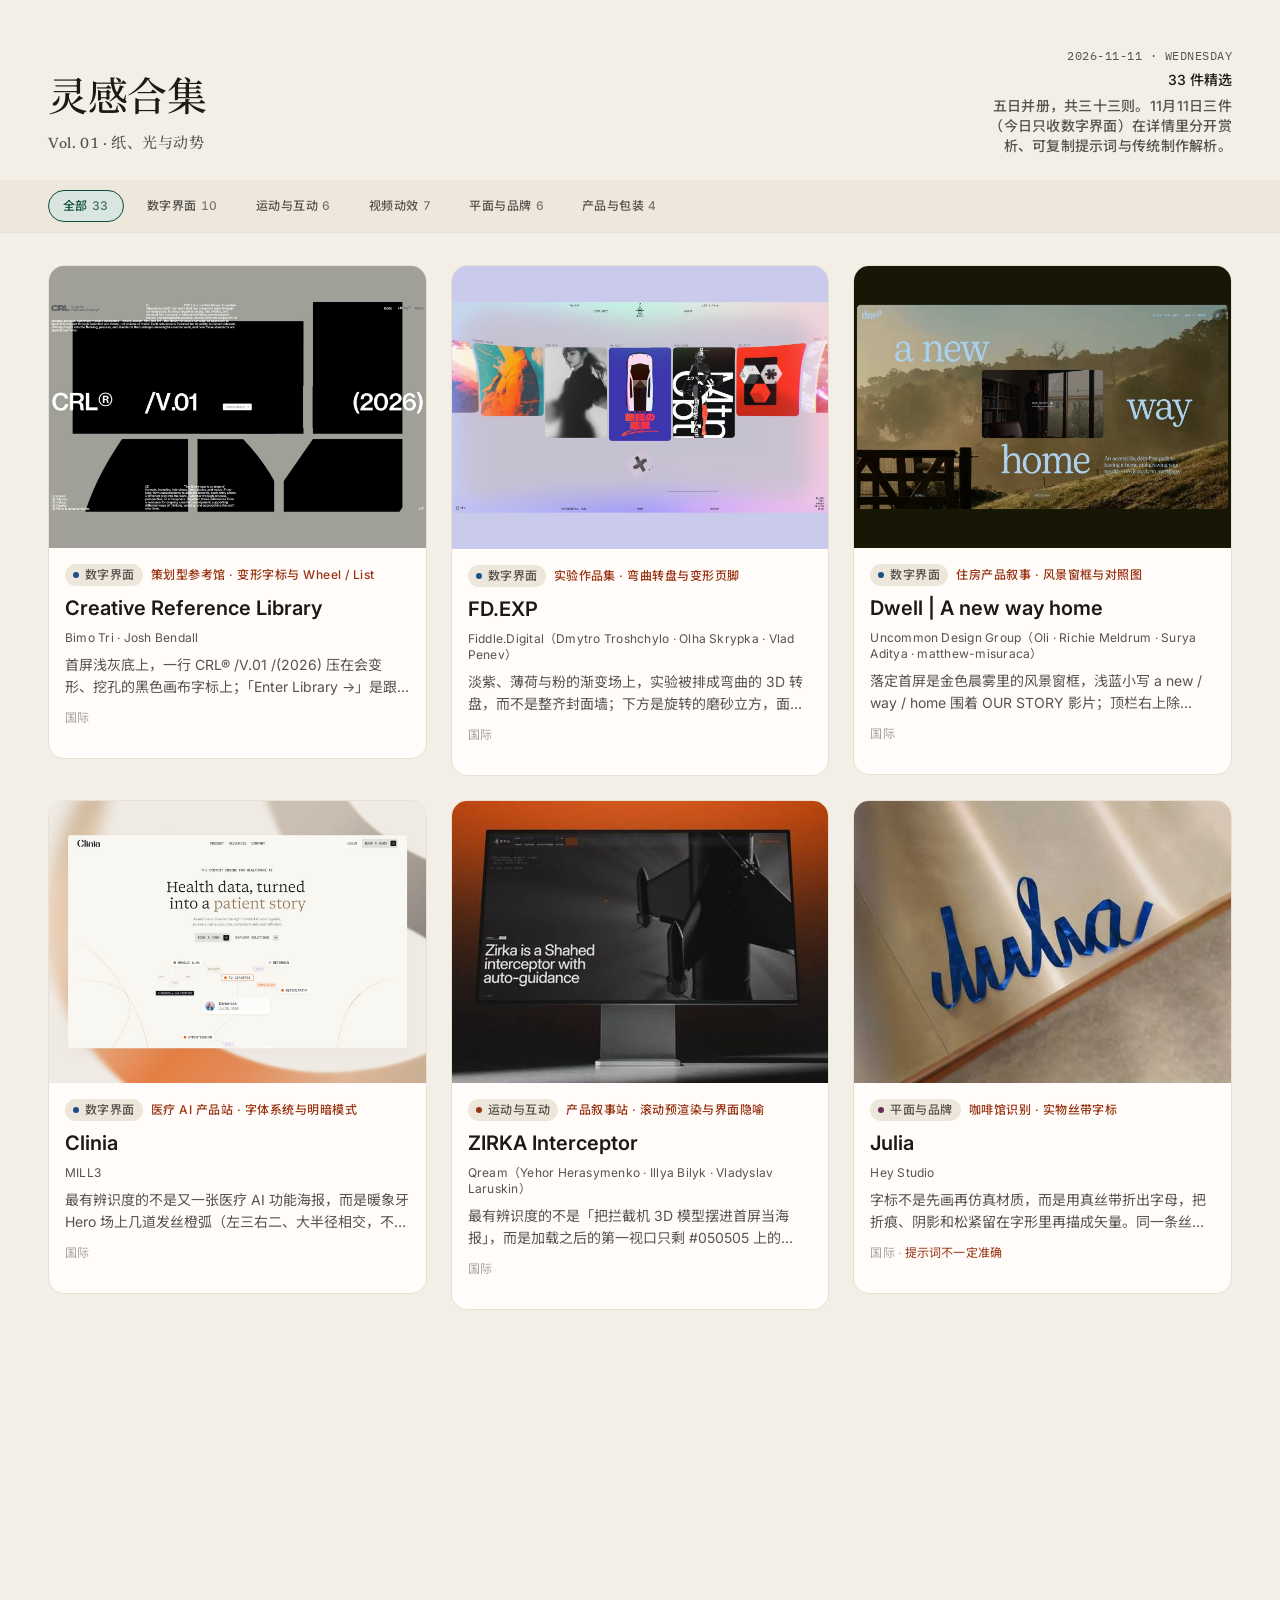
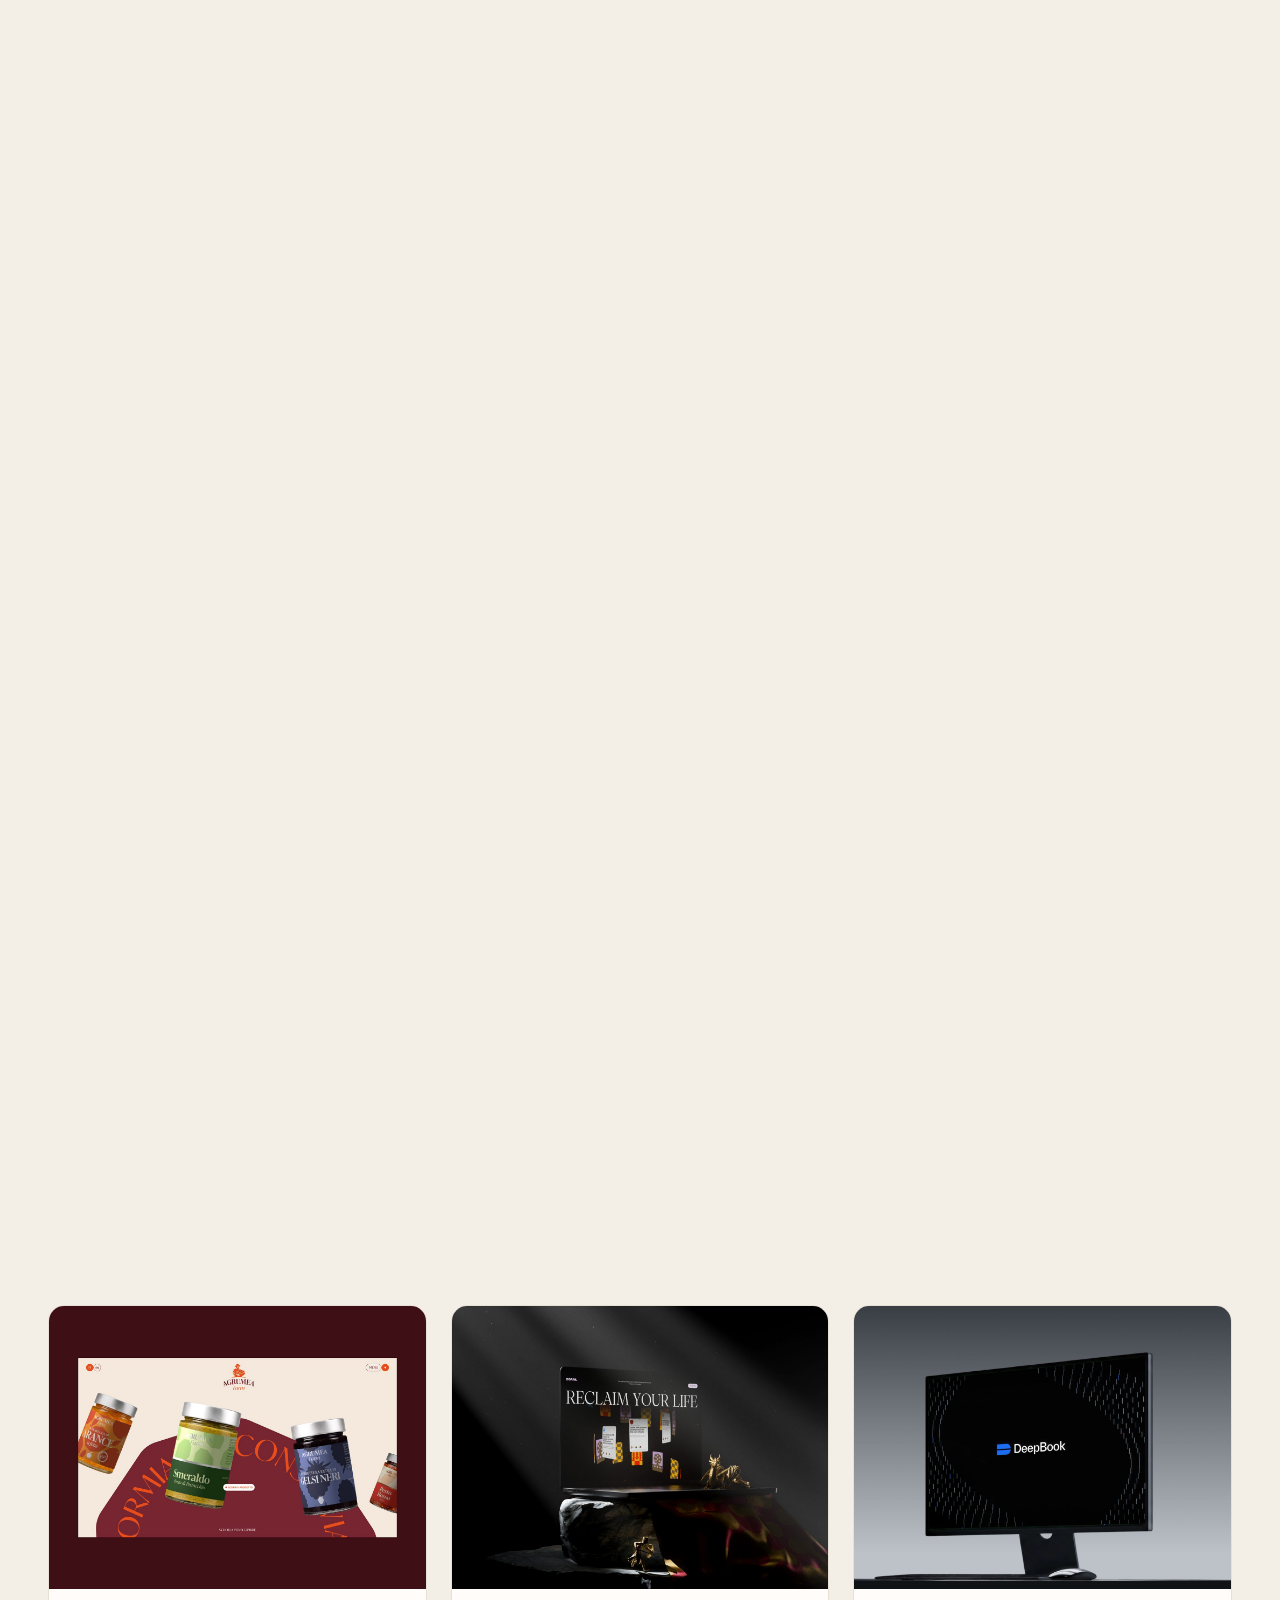
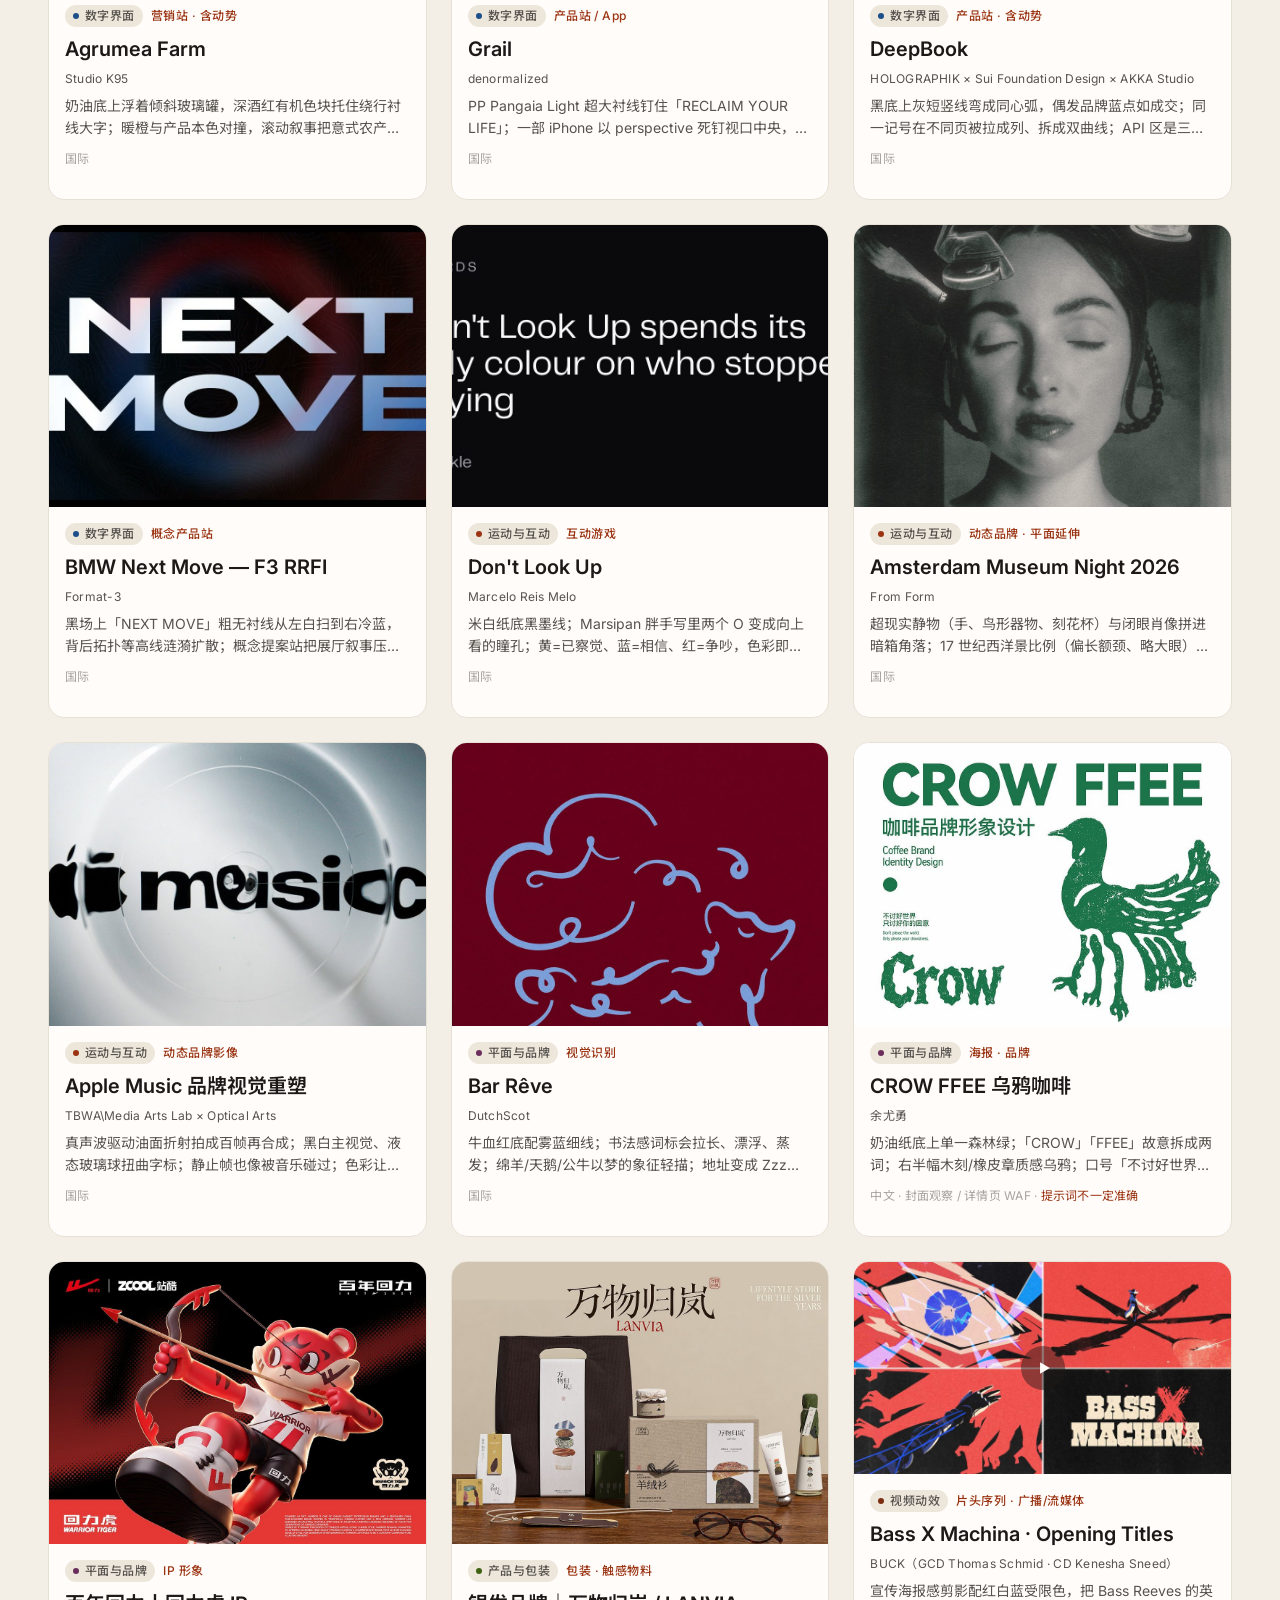
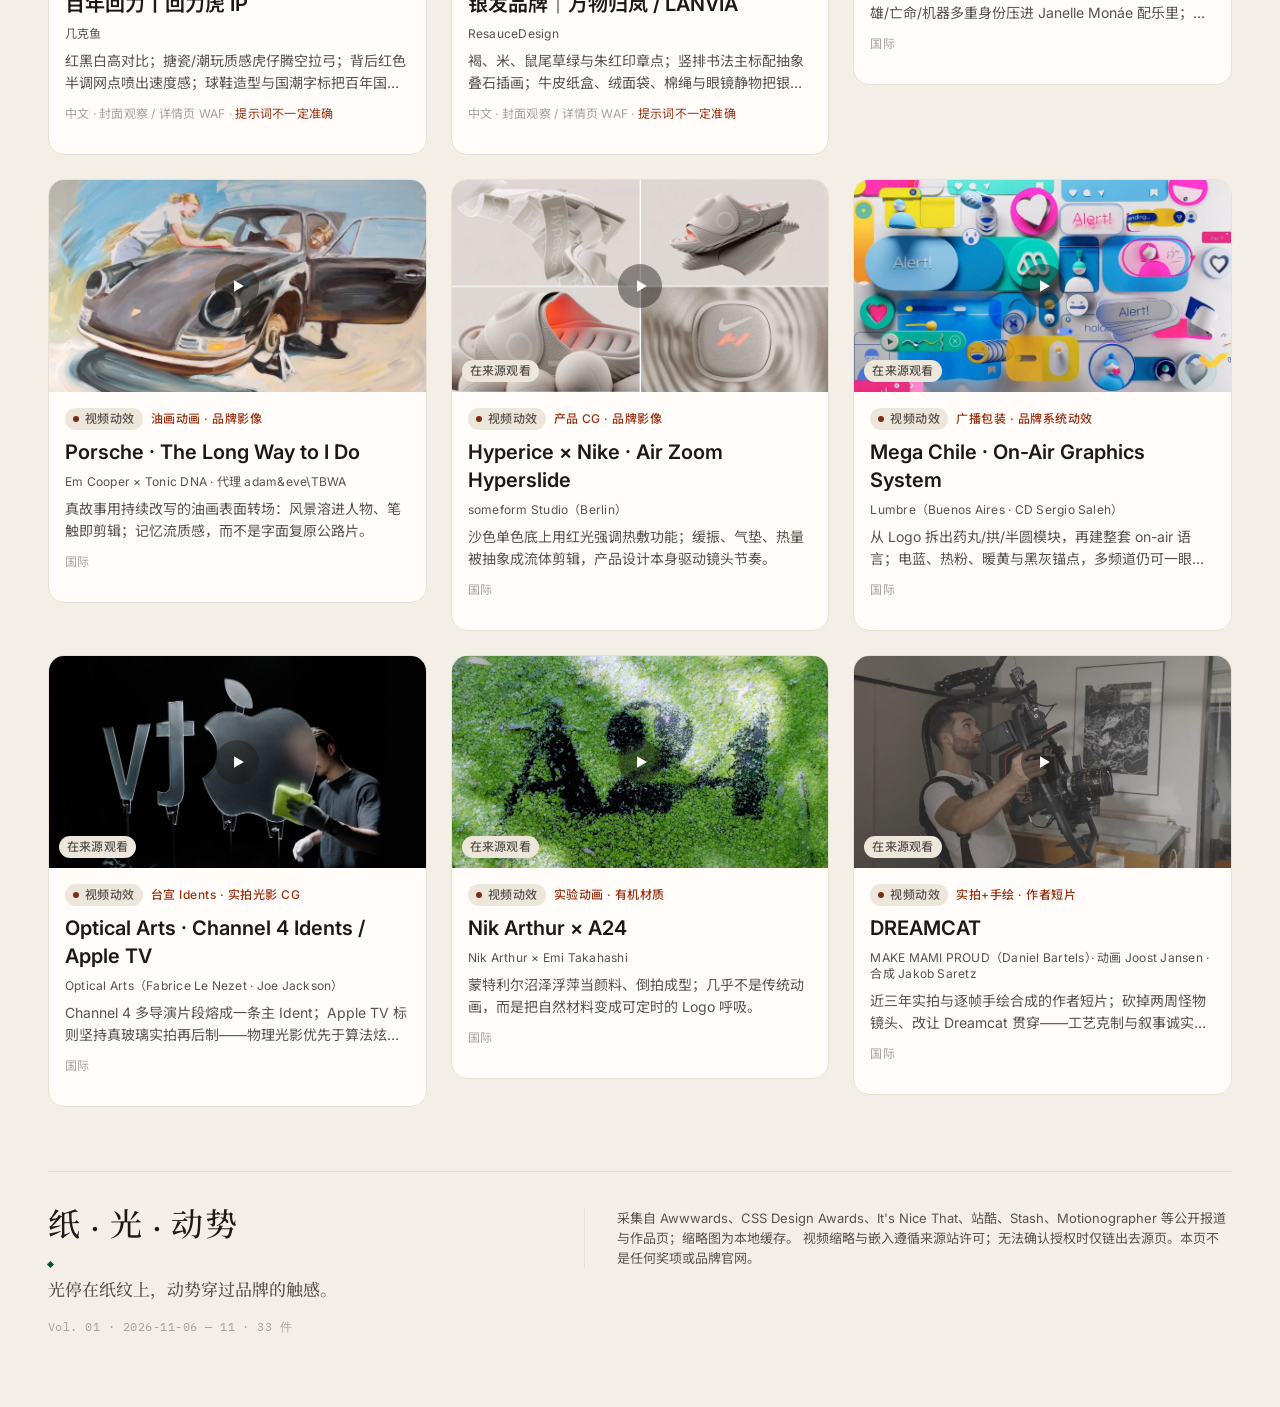
<file: index.html>
<!DOCTYPE html>
<html lang="zh-Hans">
<head>
  <meta charset="utf-8" />
  <meta name="viewport" content="width=device-width, initial-scale=1" />
  <meta name="color-scheme" content="light" />
  <meta name="robots" content="noindex, nofollow" />
  <title>灵感合集 · 2026-11-11</title>
  <meta name="description" content="Vol. 01 · 纸、光与动势。2026年11月6日至11日收录 33 件作品；新作详情含赏析、可复制提示词与传统制作解析。本页不是任何奖项或品牌官网。" />
  <link rel="preconnect" href="https://fonts.googleapis.com" />
  <link rel="preconnect" href="https://fonts.gstatic.com" crossorigin />
  <link href="https://fonts.googleapis.com/css2?family=IBM+Plex+Mono:wght@400;500&family=Inter:wght@400;500;600&family=Newsreader:opsz,wght@6..72,500;6..72,600&family=Noto+Sans+SC:wght@400;500;600&family=Noto+Serif+SC:wght@500;600&display=swap" rel="stylesheet" />
  <link rel="stylesheet" href="styles.css" />
</head>
<body>
  <a class="wrap" href="#gallery" style="position:absolute;left:-9999px;top:auto;width:1px;height:1px;overflow:hidden">跳到作品栅格</a>

  <header class="masthead wrap">
    <div>
      <h1 class="masthead__title">灵感合集</h1>
      <p class="masthead__sub">Vol. 01 · 纸、光与动势</p>
    </div>
    <div class="masthead__meta">
      <div class="masthead__date">2026-11-11 · Wednesday</div>
      <div class="masthead__count">33 件精选</div>
      <p class="masthead__edit">五日并册，共三十三则。11月11日三件（今日只收数字界面）在详情里分开赏析、可复制提示词与传统制作解析。</p>
    </div>
  </header>

  <div class="filter-bar" role="navigation" aria-label="作品分类筛选">
    <div class="filter-bar__inner" id="filter-bar" role="tablist" aria-label="分类"></div>
  </div>

  <main>
    <section class="gallery wrap" id="gallery" aria-label="精选作品"></section>
  </main>

  <footer class="colophon wrap">
    <div class="colophon__inner">
      <div class="colophon__lead">
        <p class="colophon__mark">纸 · 光 · 动势</p>
        <p class="colophon__motto">光停在纸纹上，动势穿过品牌的触感。</p>
        <p class="colophon__folio">Vol. 01 · 2026-11-06 — 11 · 33 件</p>
      </div>
      <p class="colophon__text">
        采集自 Awwwards、CSS Design Awards、It's Nice That、站酷、Stash、Motionographer 等公开报道与作品页；缩略图为本地缓存。
        视频缩略与嵌入遵循来源站许可；无法确认授权时仅链出去源页。本页不是任何奖项或品牌官网。
      </p>
    </div>
  </footer>

  <div class="overlay" id="overlay" hidden></div>

  <aside
    class="detail"
    id="detail"
    role="dialog"
    aria-modal="true"
    aria-labelledby="detail-title"
    aria-hidden="true"
  >
    <div class="detail__scroll" id="detail-scroll">
      <div class="detail__media" id="detail-media">
        <div class="detail__media-frame" id="detail-media-frame"></div>
        <button type="button" class="detail__close" id="detail-close" aria-label="关闭详情">
          <svg viewBox="0 0 18 18" aria-hidden="true" focusable="false">
            <path d="M4.5 4.5l9 9M13.5 4.5l-9 9" fill="none" stroke="currentColor" stroke-width="1.6" stroke-linecap="round"/>
          </svg>
        </button>
      </div>
      <div class="detail__content">
        <h2 class="detail__title" id="detail-title"></h2>
        <div class="detail__props">
          <div class="detail__row"><div class="detail__label">创作者</div><div class="detail__value" id="detail-creator"></div></div>
          <div class="detail__row"><div class="detail__label">主分类</div><div class="detail__value" id="detail-cat"></div></div>
          <div class="detail__row"><div class="detail__label">次标签</div><div class="detail__value" id="detail-tag"></div></div>
          <div class="detail__row"><div class="detail__label">来源</div><div class="detail__value" id="detail-source"></div></div>
          <div class="detail__row"><div class="detail__label">区域</div><div class="detail__value" id="detail-region"></div></div>
          <div class="detail__row" id="detail-apply-row" hidden><div class="detail__label">适用</div><div class="detail__value" id="detail-apply"></div></div>
        </div>
        <p class="detail__note" id="detail-note"></p>
        <div class="detail__segments">
          <div class="detail__segments-bar" id="detail-segments" role="tablist" aria-label="详情分段">
            <button type="button" class="detail__segment" role="tab" id="seg-essay" data-segment="essay" aria-controls="detail-essay" aria-selected="true">赏析</button>
            <button type="button" class="detail__segment" role="tab" id="seg-prompts" data-segment="prompts" aria-controls="detail-prompts" aria-selected="false" tabindex="-1">AI复刻提示词</button>
            <button type="button" class="detail__segment" role="tab" id="seg-craft" data-segment="craft" aria-controls="detail-craft" aria-selected="false" tabindex="-1">传统制作解析</button>
          </div>
        </div>
        <section class="detail__doc" id="detail-essay" role="tabpanel" aria-labelledby="seg-essay"></section>
        <section class="detail__prompts" id="detail-prompts" role="tabpanel" aria-labelledby="seg-prompts" hidden></section>
        <section class="detail__doc" id="detail-craft" role="tabpanel" aria-labelledby="seg-craft" hidden></section>
      </div>
    </div>
    <div class="detail__actions" id="detail-actions"></div>
  </aside>

  <script src="render-markdown.js"></script>
  <script src="journal-2026-11-07.js"></script>
  <script src="journal-2026-11-09.js"></script>
  <script src="journal-2026-11-10.js"></script>
  <script src="journal-2026-11-11.js"></script>
  <script src="app.js"></script>
  <script>
    // overlay uses class toggle; remove hidden once JS boots so CSS transitions work
    document.getElementById("overlay").removeAttribute("hidden");
  </script>
</body>
</html>
</file>
<file: styles.css>
/* Inspiration Journal — 2026-11-06 */
:root {
  --bg-page: #F4EFE6;
  --bg-surface: #FFFCFA;
  --bg-surface-muted: #EDE6DB;
  --ink-primary: #1C1917;
  --ink-secondary: #57534E;
  --ink-tertiary: #A8A29E;
  --accent-primary: #0F4C3A;
  --accent-hover: #163A2F;
  --accent-subtle: #D9E5DF;
  --warm-mark: #9A3412;
  --border-default: #E7E0D5;
  --border-strong: #D6CEC2;
  --overlay: rgba(28, 25, 23, 0.42);
  --focus-ring: rgba(15, 76, 58, 0.45);
  --on-accent: #FFFCFA;

  --cat-digital: #1D4E89;
  --cat-motion: #9A3412;
  --cat-brand: #6B2D5B;
  --cat-product: #3F6212;

  --font-display: "Newsreader", "Noto Serif SC", "Source Han Serif SC", "Songti SC", Georgia, serif;
  --font-ui: "Inter", "Noto Sans SC", "PingFang SC", "Hiragino Sans GB", "Microsoft YaHei", system-ui, sans-serif;
  --font-mono: "IBM Plex Mono", ui-monospace, monospace;

  --ease-out: cubic-bezier(0.22, 1, 0.36, 1);
  --content-max: 1200px;
  --panel-w: 480px;
  --radius-card: 16px;
}

*, *::before, *::after { box-sizing: border-box; }

html {
  scroll-behavior: smooth;
}

body {
  margin: 0;
  min-height: 100vh;
  background: var(--bg-page);
  color: var(--ink-primary);
  font-family: var(--font-ui);
  font-size: 15px;
  line-height: 24px;
  -webkit-font-smoothing: antialiased;
  text-rendering: optimizeLegibility;
}

body.is-locked { overflow: hidden; }

img { display: block; max-width: 100%; height: auto; }

a { color: var(--accent-primary); text-decoration-thickness: 1px; text-underline-offset: 3px; }
a:hover { color: var(--accent-hover); }

:focus { outline: none; }
:focus-visible {
  outline: 2px solid var(--focus-ring);
  outline-offset: 2px;
}

.wrap {
  width: min(100% - 32px, var(--content-max));
  margin-inline: auto;
}
@media (min-width: 768px) {
  .wrap { width: min(100% - 48px, var(--content-max)); }
}
@media (min-width: 1280px) {
  .wrap { width: min(100% - 96px, var(--content-max)); }
}

/* —— Masthead —— */
.masthead {
  padding: 40px 0 24px;
  display: grid;
  gap: 20px;
}
@media (min-width: 768px) {
  .masthead {
    grid-template-columns: 1fr auto;
    align-items: end;
    min-height: 120px;
    padding-top: 48px;
  }
}

.masthead__title {
  margin: 0;
  font-family: var(--font-display);
  font-weight: 500;
  font-size: 32px;
  line-height: 40px;
  letter-spacing: -0.01em;
}
@media (min-width: 768px) {
  .masthead__title { font-size: 40px; line-height: 48px; }
}

.masthead__sub {
  margin: 8px 0 0;
  font-family: var(--font-display);
  font-size: 15px;
  line-height: 22px;
  font-weight: 500;
  letter-spacing: 0.04em;
  color: var(--ink-secondary);
}

.masthead__meta {
  display: grid;
  gap: 6px;
  text-align: left;
}
@media (min-width: 768px) {
  .masthead__meta { text-align: right; justify-items: end; }
}

.masthead__date {
  font-family: var(--font-mono);
  font-size: 12px;
  line-height: 16px;
  letter-spacing: 0.04em;
  color: var(--ink-secondary);
  text-transform: uppercase;
}

.masthead__count {
  font-size: 14px;
  line-height: 20px;
  font-weight: 500;
  color: var(--ink-primary);
}

.masthead__edit {
  margin: 0;
  max-width: 28ch;
  font-size: 14px;
  line-height: 20px;
  font-weight: 500;
  letter-spacing: 0.02em;
  color: var(--ink-secondary);
}
@media (min-width: 768px) {
  .masthead__edit { text-align: right; }
}

/* —— Filter —— */
.filter-bar {
  position: sticky;
  top: 0;
  z-index: 20;
  background: color-mix(in srgb, var(--bg-surface-muted) 92%, transparent);
  backdrop-filter: blur(10px);
  -webkit-backdrop-filter: blur(10px);
  border-bottom: 1px solid var(--border-default);
  margin-inline: calc(50% - 50vw);
  width: 100vw;
}

.filter-bar__inner {
  width: min(100% - 32px, var(--content-max));
  margin-inline: auto;
  height: 52px;
  display: flex;
  align-items: center;
  gap: 8px;
  overflow-x: auto;
  scrollbar-width: none;
  -webkit-overflow-scrolling: touch;
}
.filter-bar__inner::-webkit-scrollbar { display: none; }
@media (min-width: 768px) {
  .filter-bar__inner { width: min(100% - 48px, var(--content-max)); }
}
@media (min-width: 1280px) {
  .filter-bar__inner { width: min(100% - 96px, var(--content-max)); }
}

.filter-chip {
  flex: 0 0 auto;
  height: 32px;
  padding: 0 14px;
  border-radius: 999px;
  border: 1px solid transparent;
  background: transparent;
  color: var(--ink-secondary);
  font-family: var(--font-ui);
  font-size: 12px;
  line-height: 16px;
  font-weight: 500;
  letter-spacing: 0.04em;
  cursor: pointer;
  white-space: nowrap;
  transition: background 160ms var(--ease-out), color 160ms var(--ease-out), border-color 160ms var(--ease-out);
}
.filter-chip:hover { background: var(--bg-surface-muted); }
.filter-chip[aria-pressed="true"] {
  background: var(--accent-subtle);
  color: var(--accent-primary);
  border-color: var(--accent-primary);
}
.filter-chip__count {
  margin-left: 4px;
  color: inherit;
  opacity: 0.75;
  font-variant-numeric: tabular-nums;
}

/* —— Gallery —— */
.gallery {
  padding: 32px 0 64px;
  display: grid;
  grid-template-columns: 1fr;
  gap: 16px;
}
@media (min-width: 768px) {
  .gallery {
    grid-template-columns: repeat(2, 1fr);
    gap: 24px;
  }
}
@media (min-width: 1280px) {
  .gallery {
    grid-template-columns: repeat(3, 1fr);
  }
}

.card {
  appearance: none;
  display: flex;
  flex-direction: column;
  width: 100%;
  padding: 0;
  margin: 0;
  text-align: left;
  background: var(--bg-surface);
  border: 1px solid var(--border-default);
  border-radius: var(--radius-card);
  overflow: hidden;
  cursor: pointer;
  color: inherit;
  font: inherit;
  box-shadow: none;
  transition: box-shadow 320ms var(--ease-out), transform 320ms var(--ease-out);
  opacity: 0;
  transform: translateY(8px);
  animation: card-in 280ms var(--ease-out) forwards;
}
.card:nth-child(1) { animation-delay: 0ms; }
.card:nth-child(2) { animation-delay: 40ms; }
.card:nth-child(3) { animation-delay: 80ms; }
.card:nth-child(4) { animation-delay: 120ms; }
.card:nth-child(5) { animation-delay: 160ms; }
.card:nth-child(6) { animation-delay: 200ms; }
.card:nth-child(n+7) { animation-delay: 240ms; }

@keyframes card-in {
  to { opacity: 1; transform: translateY(0); }
}

.card:hover {
  box-shadow: 0 8px 24px rgba(28, 25, 23, 0.06);
}
.card.is-hidden {
  display: none;
}

.card__media {
  aspect-ratio: 4 / 3;
  overflow: hidden;
  background: var(--bg-surface-muted);
}
.card__media img {
  width: 100%;
  height: 100%;
  object-fit: cover;
  object-position: center;
  transition: transform 320ms var(--ease-out);
}
.card:hover .card__media img { transform: scale(1.03); }

.card__body {
  padding: 16px 16px 20px;
  display: flex;
  flex-direction: column;
  gap: 8px;
  flex: 1;
}

.card__chips {
  display: flex;
  flex-wrap: wrap;
  gap: 6px;
  align-items: center;
}

.chip {
  display: inline-flex;
  align-items: center;
  gap: 6px;
  height: 22px;
  padding: 0 8px;
  border-radius: 999px;
  background: var(--bg-surface-muted);
  color: var(--ink-secondary);
  font-size: 12px;
  line-height: 16px;
  font-weight: 500;
  letter-spacing: 0.04em;
}
.chip__dot {
  width: 6px;
  height: 6px;
  border-radius: 50%;
  flex: 0 0 auto;
}
.chip--digital .chip__dot { background: var(--cat-digital); }
.chip--motion .chip__dot { background: var(--cat-motion); }
.chip--brand .chip__dot { background: var(--cat-brand); }
.chip--product .chip__dot { background: var(--cat-product); }

.chip--tag {
  background: transparent;
  color: var(--warm-mark);
  padding-inline: 2px;
}

.card__title {
  margin: 0;
  font-family: var(--font-ui);
  font-size: 20px;
  line-height: 28px;
  font-weight: 600;
  letter-spacing: 0;
}

.card__creator {
  margin: 0;
  font-size: 12px;
  line-height: 16px;
  letter-spacing: 0.02em;
  color: var(--ink-secondary);
}

.card__note {
  margin: 0;
  font-size: 14px;
  line-height: 22px;
  color: var(--ink-secondary);
  display: -webkit-box;
  -webkit-line-clamp: 2;
  -webkit-box-orient: vertical;
  overflow: hidden;
}

.card__region {
  margin-top: auto;
  padding-top: 4px;
  font-size: 12px;
  line-height: 16px;
  letter-spacing: 0.02em;
  color: var(--ink-tertiary);
}

/* —— Overlay + Detail —— */
.overlay {
  position: fixed;
  inset: 0;
  background: var(--overlay);
  opacity: 0;
  pointer-events: none;
  transition: opacity 360ms var(--ease-out);
  z-index: 40;
}
.overlay.is-open {
  opacity: 1;
  pointer-events: auto;
}

.detail {
  position: fixed;
  z-index: 50;
  background: var(--bg-surface);
  display: flex;
  flex-direction: column;
  visibility: hidden;
  pointer-events: none;
}

/* Mobile / tablet bottom sheet */
@media (max-width: 1279px) {
  .detail {
    left: 0;
    right: 0;
    bottom: 0;
    height: 92vh;
    max-height: 92vh;
    border-radius: 20px 20px 0 0;
    border-top: 1px solid var(--border-strong);
    transform: translateY(24px);
    opacity: 0;
    transition: transform 360ms var(--ease-out), opacity 360ms var(--ease-out), visibility 0s linear 360ms;
  }
  .detail.is-open {
    visibility: visible;
    pointer-events: auto;
    transform: translateY(0);
    opacity: 1;
    transition: transform 360ms var(--ease-out), opacity 360ms var(--ease-out), visibility 0s;
  }
}

/* Desktop right panel */
@media (min-width: 1280px) {
  .detail {
    top: 0;
    right: 0;
    width: var(--panel-w);
    height: 100vh;
    border-left: 1px solid var(--border-strong);
    transform: translateX(24px);
    opacity: 0;
    transition: transform 360ms var(--ease-out), opacity 360ms var(--ease-out), visibility 0s linear 360ms;
  }
  .detail.is-open {
    visibility: visible;
    pointer-events: auto;
    transform: translateX(0);
    opacity: 1;
    transition: transform 360ms var(--ease-out), opacity 360ms var(--ease-out), visibility 0s;
  }
}

.detail__scroll {
  flex: 1;
  overflow-y: auto;
  overscroll-behavior: contain;
  -webkit-overflow-scrolling: touch;
}

.detail__media {
  position: relative;
  aspect-ratio: 16 / 10;
  background: var(--bg-surface-muted);
  overflow: hidden;
}
.detail__media img {
  width: 100%;
  height: 100%;
  object-fit: cover;
  object-position: center;
}

.detail__close {
  position: absolute;
  top: 12px;
  right: 12px;
  width: 44px;
  height: 44px;
  border: 1px solid var(--border-strong);
  border-radius: 999px;
  background: color-mix(in srgb, var(--bg-surface) 88%, transparent);
  backdrop-filter: blur(8px);
  -webkit-backdrop-filter: blur(8px);
  color: var(--ink-primary);
  cursor: pointer;
  display: grid;
  place-items: center;
  transition: background 160ms var(--ease-out);
}
.detail__close:hover { background: var(--bg-surface); }
.detail__close svg { width: 18px; height: 18px; }

.detail__content {
  padding: 24px 24px 16px;
}

.detail__title {
  margin: 0 0 16px;
  font-family: var(--font-display);
  font-size: 28px;
  line-height: 36px;
  font-weight: 500;
  letter-spacing: -0.01em;
}

.detail__props {
  display: grid;
  gap: 10px;
  padding-bottom: 16px;
  border-bottom: 1px solid var(--border-strong);
}
.detail__row {
  display: grid;
  grid-template-columns: 72px 1fr;
  gap: 12px;
  align-items: start;
}
.detail__label {
  font-size: 12px;
  line-height: 16px;
  letter-spacing: 0.02em;
  color: var(--ink-tertiary);
}
.detail__value {
  font-size: 14px;
  line-height: 20px;
  color: var(--ink-primary);
  word-break: break-word;
}

.detail__note {
  margin: 16px 0 0;
  font-size: 15px;
  line-height: 24px;
  color: var(--ink-primary);
  white-space: pre-line;
}

.detail__actions {
  position: sticky;
  bottom: 0;
  display: flex;
  flex-wrap: wrap;
  gap: 10px;
  padding: 16px 24px 24px;
  background: linear-gradient(180deg, transparent, var(--bg-surface) 28%);
  border-top: 1px solid var(--border-strong);
}

.btn {
  display: inline-flex;
  align-items: center;
  justify-content: center;
  gap: 8px;
  height: 40px;
  padding: 0 18px;
  border-radius: 999px;
  font-family: var(--font-ui);
  font-size: 14px;
  line-height: 20px;
  font-weight: 500;
  text-decoration: none;
  cursor: pointer;
  border: 1px solid transparent;
  transition: background 160ms var(--ease-out), color 160ms var(--ease-out), border-color 160ms var(--ease-out);
}
.btn svg { width: 16px; height: 16px; flex: 0 0 auto; }
.btn--primary {
  background: var(--accent-primary);
  color: var(--on-accent);
}
.btn--primary:hover {
  background: var(--accent-hover);
  color: var(--on-accent);
}
.btn--quiet {
  background: transparent;
  color: var(--ink-primary);
  border-color: var(--border-strong);
}
.btn--quiet:hover {
  background: var(--bg-surface-muted);
  color: var(--ink-primary);
}

/* —— Colophon —— */
.colophon {
  padding: 0 0 72px;
  border-top: 1px solid var(--border-default);
  margin-top: 0;
}
.colophon__inner {
  padding-top: 36px;
  display: grid;
  gap: 22px;
}
@media (min-width: 768px) {
  .colophon__inner {
    grid-template-columns: minmax(0, 0.86fr) minmax(0, 1.14fr);
    column-gap: 48px;
    align-items: start;
  }
}
.colophon__lead {
  display: grid;
  gap: 12px;
  align-content: start;
}
.colophon__mark {
  margin: 0;
  font-family: var(--font-display);
  font-size: 28px;
  line-height: 36px;
  font-weight: 500;
  letter-spacing: 0.06em;
  color: var(--ink-primary);
}
.colophon__mark::after {
  content: "";
  display: block;
  width: 5px;
  height: 5px;
  margin-top: 14px;
  background: var(--accent-primary);
  transform: rotate(45deg);
}
.colophon__motto {
  margin: 0;
  max-width: 18em;
  font-family: var(--font-display);
  font-size: 17px;
  line-height: 28px;
  font-weight: 500;
  color: var(--ink-secondary);
}
.colophon__folio {
  margin: 0;
  font-family: var(--font-mono);
  font-size: 12px;
  line-height: 16px;
  letter-spacing: 0.04em;
  color: var(--ink-tertiary);
}
.colophon__text {
  margin: 0;
  max-width: 62ch;
  padding-top: 18px;
  border-top: 1px solid var(--border-default);
  font-size: 13px;
  line-height: 20px;
  color: var(--ink-secondary);
}
@media (min-width: 768px) {
  .colophon__mark { font-size: 32px; line-height: 40px; }
  .colophon__text {
    max-width: none;
    padding-top: 0;
    padding-left: 32px;
    border-top: 0;
    border-left: 1px solid var(--border-default);
  }
}

/* Reduced motion */
@media (prefers-reduced-motion: reduce) {
  html { scroll-behavior: auto; }
  .card,
  .card__media img,
  .overlay,
  .detail,
  .filter-chip,
  .btn {
    animation: none !important;
    transition: none !important;
  }
  .card {
    opacity: 1;
    transform: none;
  }
  .card:hover .card__media img { transform: none; }
}

/* —— Video motion patch (supplement 2026-11-06) —— */
:root {
  --cat-video: #7C2D12;
  --play-scrim: rgba(28, 25, 23, 0.45);
}

.chip--video .chip__dot { background: var(--cat-video); }

.card--video .card__media {
  aspect-ratio: 16 / 9;
}

.card__media {
  position: relative;
}

.card__play {
  position: absolute;
  inset: 0;
  display: grid;
  place-items: center;
  pointer-events: none;
}
.card__play-disc {
  width: 44px;
  height: 44px;
  border-radius: 999px;
  background: var(--play-scrim);
  display: grid;
  place-items: center;
}
.card__play-disc svg {
  width: 18px;
  height: 18px;
  color: var(--on-accent);
  margin-left: 2px;
}

.card__badge {
  position: absolute;
  left: 10px;
  bottom: 10px;
  z-index: 1;
  height: 22px;
  padding: 0 8px;
  border-radius: 999px;
  background: var(--bg-surface-muted);
  color: var(--ink-secondary);
  font-size: 12px;
  line-height: 22px;
  font-weight: 500;
  letter-spacing: 0.02em;
}

.gallery {
  align-items: start;
}

.detail__media {
  aspect-ratio: 16 / 10;
}
.detail__media.is-video {
  aspect-ratio: 16 / 9;
  background: #1C1917;
}
.detail__media-frame {
  width: 100%;
  height: 100%;
  position: relative;
  overflow: hidden;
}
.detail__media-frame img,
.detail__media-frame iframe {
  width: 100%;
  height: 100%;
  border: 0;
  display: block;
  object-fit: cover;
  object-position: center;
}
.detail__media-frame iframe {
  object-fit: unset;
  background: #000;
}
.detail__poster-fallback {
  position: absolute;
  inset: 0;
  display: grid;
  place-items: center;
  background:
    linear-gradient(180deg, rgba(28,25,23,0.15), rgba(28,25,23,0.35)),
    center / cover no-repeat var(--poster);
}
.detail__poster-fallback .card__play-disc {
  width: 56px;
  height: 56px;
}


/* —— Prompt blocks in detail (pipeline 2026-11-06) —— */
.detail__segments {
  position: sticky;
  top: 0;
  z-index: 3;
  margin: 18px -24px 0;
  padding: 8px 24px 10px;
  background: color-mix(in srgb, var(--bg-surface) 94%, transparent);
  backdrop-filter: blur(10px);
  -webkit-backdrop-filter: blur(10px);
  border-bottom: 1px solid var(--border-default);
}
.detail__segments-bar {
  display: flex;
  gap: 4px;
  padding: 4px;
  background: var(--bg-surface-muted);
  border: 1px solid var(--border-default);
  border-radius: 999px;
}
.detail__segment {
  flex: 1 1 0;
  min-width: 0;
  min-height: 36px;
  padding: 6px 6px;
  border: 0;
  border-radius: 999px;
  background: transparent;
  color: var(--ink-secondary);
  font-family: var(--font-ui);
  font-size: 12px;
  line-height: 16px;
  font-weight: 500;
  letter-spacing: 0.01em;
  cursor: pointer;
}
.detail__segment[aria-selected="true"] {
  background: var(--bg-surface);
  color: var(--accent-primary);
  box-shadow: 0 0 0 1px var(--border-default);
}
.detail__segment:hover {
  color: var(--ink-primary);
}
.detail__segment[aria-selected="true"]:hover {
  color: var(--accent-primary);
}
.detail__empty {
  margin: 12px 0 28px;
  font-family: var(--font-display);
  font-size: 18px;
  line-height: 28px;
  font-weight: 500;
  color: var(--ink-tertiary);
}
.detail__doc[hidden],
.detail__prompts[hidden] {
  display: none !important;
}
.detail__prompts {
  margin: 0;
  padding-top: 16px;
  border-top: 0;
  display: grid;
  gap: 12px;
}
.detail__prompts-head {
  display: flex;
  align-items: baseline;
  justify-content: space-between;
  gap: 12px;
}
.detail__prompts-count {
  font-family: var(--font-mono);
  font-size: 12px;
  line-height: 16px;
  letter-spacing: 0.04em;
  color: var(--ink-tertiary);
}
.prompt-block {
  background: var(--bg-surface-muted);
  border: 1px solid var(--border-default);
  border-radius: 12px;
  padding: 12px;
  display: grid;
  gap: 8px;
}
.prompt-block__top {
  display: flex;
  align-items: center;
  justify-content: space-between;
  gap: 8px;
}
.prompt-block__type {
  font-size: 12px;
  line-height: 16px;
  font-weight: 500;
  letter-spacing: 0.04em;
  color: var(--ink-secondary);
}
.prompt-block__text {
  margin: 0;
  max-height: 220px;
  overflow: auto;
  overscroll-behavior: contain;
  padding: 10px 12px;
  border-radius: 8px;
  background: var(--bg-surface);
  border: 1px solid var(--border-default);
  font-family: var(--font-mono);
  font-size: 12px;
  line-height: 18px;
  color: var(--ink-primary);
  white-space: pre-wrap;
  word-break: break-word;
}
.btn--tiny {
  height: 28px;
  padding: 0 12px;
  font-size: 12px;
  line-height: 16px;
}
.card__waf {
  color: var(--ink-tertiary);
  letter-spacing: 0.02em;
}
.card__caveat {
  color: var(--warm-mark);
}
.detail__prompt-caveat {
  margin: 0;
  font-size: 13px;
  line-height: 20px;
  color: var(--warm-mark);
}
@media (prefers-reduced-motion: reduce) {
  .prompt-block__text { scroll-behavior: auto; }
}

.detail__prompts-head-main {
  display: grid;
  gap: 4px;
  min-width: 0;
}
.detail__prompts-note {
  font-size: 12px;
  line-height: 16px;
  letter-spacing: 0.02em;
  color: var(--ink-tertiary);
  font-weight: 400;
}
.proof-shots {
  display: grid;
  gap: 12px;
  margin: 4px 0 8px;
}
.proof-shots__head {
  display: flex;
  align-items: center;
  justify-content: space-between;
  gap: 12px;
}
.proof-shots__head .btn {
  flex: 0 0 auto;
}
.proof-shots__title {
  margin: 0;
  font-family: var(--font-display);
  font-size: 17px;
  line-height: 24px;
  font-weight: 500;
  letter-spacing: -0.01em;
}
.proof-shots__note {
  display: grid;
  gap: 6px;
  font-size: 13px;
  line-height: 20px;
  color: var(--ink-secondary);
}
.proof-shots__note p {
  margin: 0;
}
.proof-shots__grid {
  display: grid;
  grid-template-columns: 1fr;
  gap: 16px;
}
@media (min-width: 640px) and (max-width: 1279px) {
  .proof-shots__grid {
    grid-template-columns: 1fr 1fr;
    gap: 16px 12px;
  }
}
.proof-shots__figure {
  margin: 0;
  min-width: 0;
}
.proof-shots__link {
  display: block;
  color: inherit;
  text-decoration: none;
}
.proof-shots__link img {
  width: 100%;
  height: auto;
  border: 1px solid var(--border-default);
  border-radius: 8px;
  background: var(--bg-surface-muted);
}
.proof-shots__caption {
  margin-top: 6px;
  font-size: 12px;
  line-height: 16px;
  color: var(--ink-secondary);
}

.detail__doc {
  margin: 0;
  padding-top: 16px;
  border-top: 0;
}
.detail__section-title {
  margin: 0 0 12px;
  font-family: var(--font-display);
  font-size: 22px;
  line-height: 30px;
  font-weight: 500;
  letter-spacing: -0.01em;
}
.detail__prose {
  font-size: 15px;
  line-height: 26px;
  color: var(--ink-primary);
}
.detail__prose h3,
.detail__prose h4,
.detail__prose h5 {
  margin: 18px 0 8px;
  font-family: var(--font-display);
  font-weight: 500;
  letter-spacing: -0.01em;
  line-height: 1.35;
}
.detail__prose h3 { font-size: 20px; }
.detail__prose h4 { font-size: 17px; }
.detail__prose h5 { font-size: 15px; }
.detail__prose p { margin: 0 0 12px; }
.detail__prose ul,
.detail__prose ol {
  margin: 0 0 12px;
  padding-left: 1.25em;
}
.detail__prose li { margin: 0 0 6px; }
.detail__prose li > ul,
.detail__prose li > ol { margin-top: 6px; }
.detail__prose hr {
  border: 0;
  border-top: 1px solid var(--border-default);
  margin: 16px 0;
}
.detail__prose code {
  font-family: var(--font-mono);
  font-size: 0.86em;
  background: var(--bg-surface-muted);
  padding: 0 4px;
  border-radius: 4px;
}
.detail__prose table {
  width: 100%;
  border-collapse: collapse;
  margin: 0 0 12px;
  font-size: 13px;
  line-height: 20px;
}
.detail__prose th,
.detail__prose td {
  border: 1px solid var(--border-default);
  padding: 6px 8px;
  text-align: left;
  vertical-align: top;
}
.detail__prose th {
  background: var(--bg-surface-muted);
  font-weight: 500;
}
</file>
